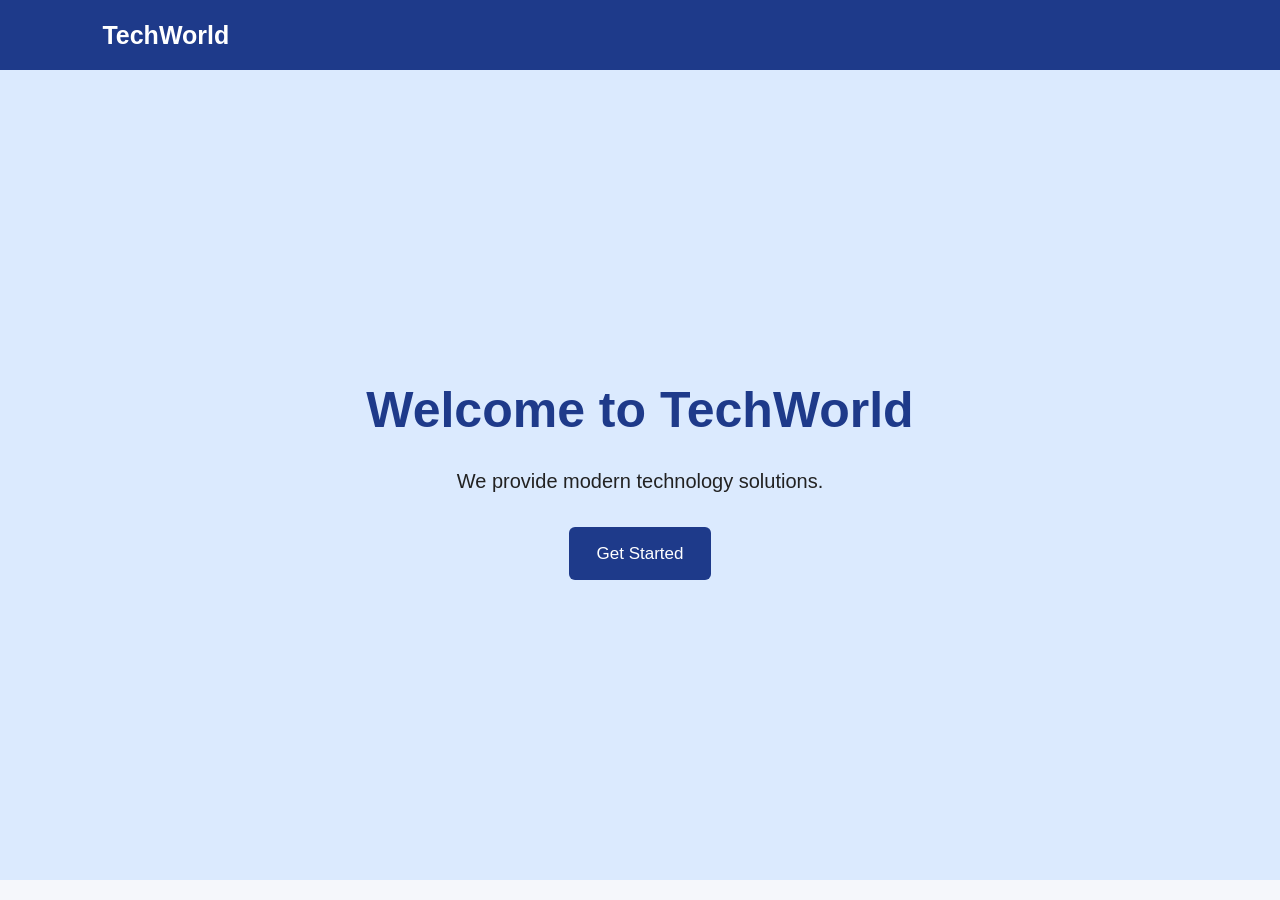
<file: Level 1/WebDev-L1-LandingPage/index.html>
<!DOCTYPE html>
<html lang="en">
<head>
    <meta charset="UTF-8">
    <meta name="viewport" content="width=device-width, initial-scale=1.0">
    <title>TechWorld</title>
    <link rel="stylesheet" href="style.css">
</head>
<body>

    <nav>
        <h2>TechWorld</h2>
    </nav>

    <section class="hero">
        <h1>Welcome to TechWorld</h1>

        <p>We provide modern technology solutions.</p>

        <a href="services.html" class="btn">Get Started</a>
    </section>

</body>
</html>
</file>
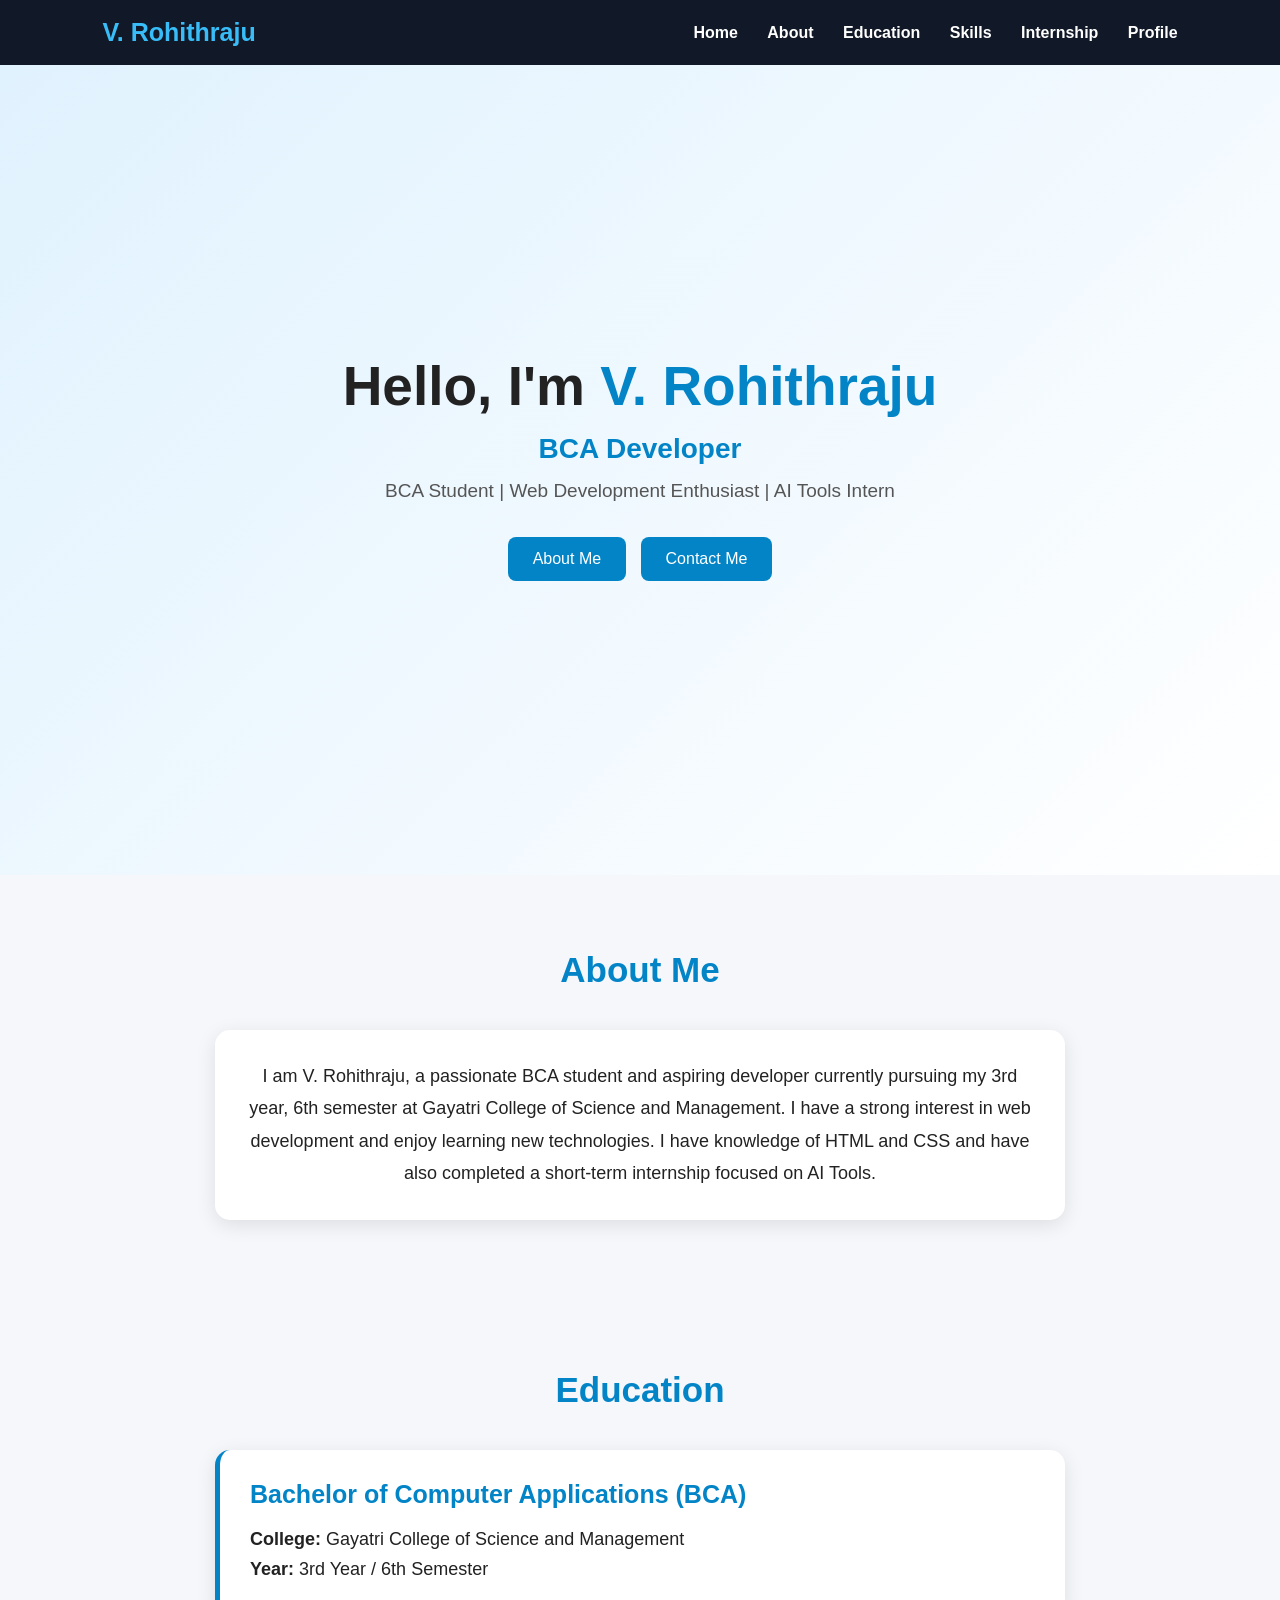
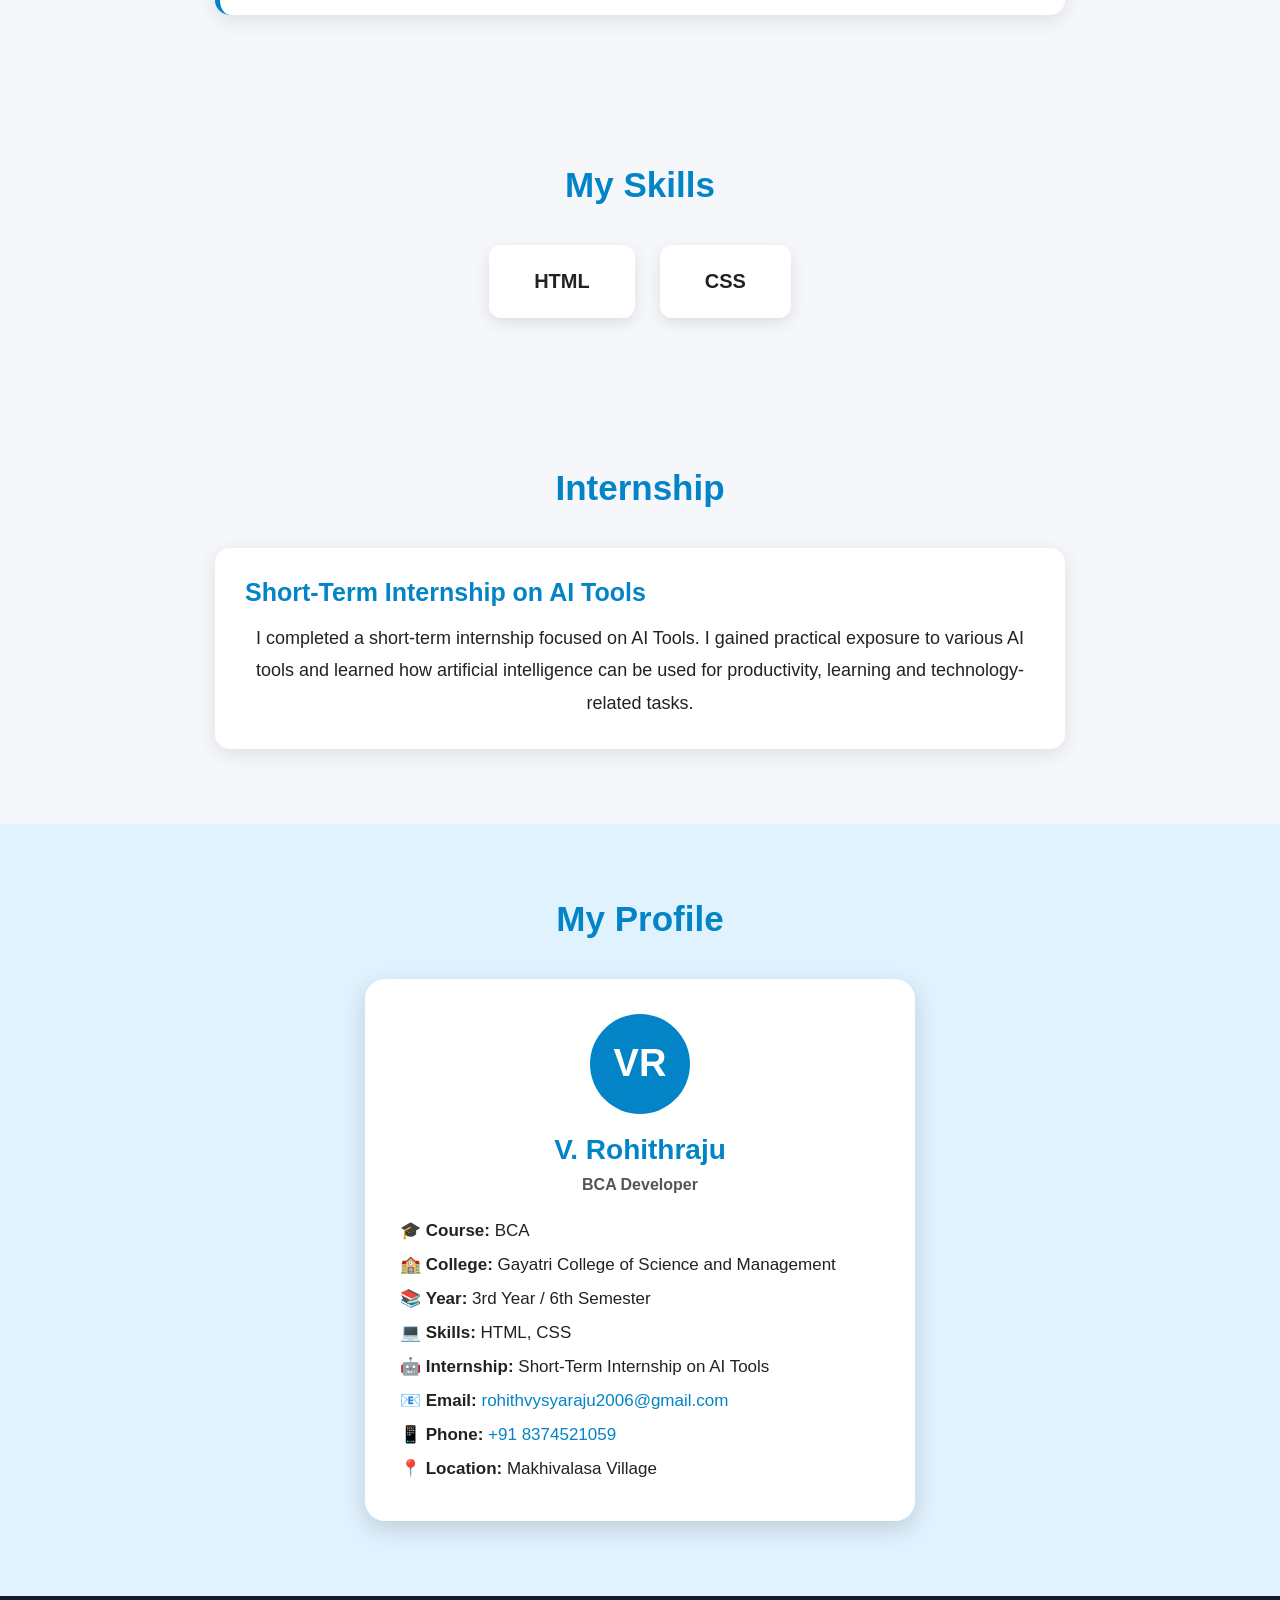
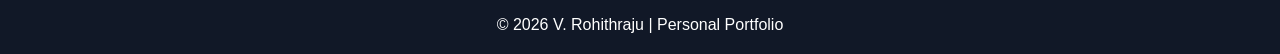
<file: Level 1/WebDev-L1-PersonalPortfolio/index.html>
<!DOCTYPE html>
<html lang="en">
<head>
    <meta charset="UTF-8">
    <meta name="viewport" content="width=device-width, initial-scale=1.0">
    <title>V. Rohithraju | BCA Developer</title>

    <style>
        * {
            margin: 0;
            padding: 0;
            box-sizing: border-box;
            scroll-behavior: smooth;
            font-family: Arial, sans-serif;
        }

        body {
            background: #f5f7fb;
            color: #222;
        }

        header {
            position: sticky;
            top: 0;
            z-index: 1000;
            background: #111827;
            padding: 18px 8%;
            display: flex;
            justify-content: space-between;
            align-items: center;
        }

        .logo {
            color: #38bdf8;
            font-size: 25px;
            font-weight: bold;
        }

        nav a {
            color: white;
            text-decoration: none;
            margin-left: 25px;
            font-weight: bold;
        }

        nav a:hover {
            color: #38bdf8;
        }

        #home {
            min-height: 90vh;
            display: flex;
            justify-content: center;
            align-items: center;
            text-align: center;
            padding: 30px;
            background: linear-gradient(135deg, #e0f2fe, #ffffff);
        }

        .hero h1 {
            font-size: 55px;
            margin-bottom: 15px;
        }

        .hero h1 span {
            color: #0284c7;
        }

        .hero h2 {
            font-size: 28px;
            margin-bottom: 15px;
        }

        .hero p {
            font-size: 19px;
            color: #555;
            margin-bottom: 30px;
        }

        .btn {
            display: inline-block;
            padding: 13px 25px;
            margin: 5px;
            background: #0284c7;
            color: white;
            text-decoration: none;
            border-radius: 8px;
            cursor: pointer;
            border: none;
            font-size: 16px;
        }

        .btn:hover {
            background: #0369a1;
            transform: translateY(-3px);
        }

        section {
            padding: 75px 8%;
        }

        section h2 {
            text-align: center;
            color: #0284c7;
            font-size: 35px;
            margin-bottom: 40px;
        }

        .about-box,
        .education-card,
        .internship-card {
            max-width: 850px;
            margin: auto;
            background: white;
            padding: 30px;
            border-radius: 15px;
            box-shadow: 0 5px 20px rgba(0,0,0,0.1);
        }

        .about-box p,
        .internship-card p {
            font-size: 18px;
            line-height: 1.8;
            text-align: center;
        }

        .education-card {
            border-left: 5px solid #0284c7;
        }

        .education-card h3,
        .internship-card h3 {
            color: #0284c7;
            font-size: 25px;
            margin-bottom: 15px;
        }

        .education-card p {
            font-size: 18px;
            line-height: 1.7;
        }

        .skills-container {
            display: flex;
            justify-content: center;
            gap: 25px;
            flex-wrap: wrap;
        }

        .skill {
            background: white;
            padding: 25px 45px;
            border-radius: 12px;
            font-size: 20px;
            font-weight: bold;
            box-shadow: 0 5px 15px rgba(0,0,0,0.1);
        }

        .skill:hover {
            transform: translateY(-8px);
        }

        #contact {
            background: #e0f2fe;
        }

        .profile-card {
            max-width: 550px;
            margin: auto;
            background: white;
            padding: 35px;
            border-radius: 20px;
            text-align: center;
            box-shadow: 0 8px 25px rgba(0,0,0,0.15);
        }

        .profile-icon {
            width: 100px;
            height: 100px;
            margin: auto;
            border-radius: 50%;
            background: #0284c7;
            color: white;
            display: flex;
            justify-content: center;
            align-items: center;
            font-size: 38px;
            font-weight: bold;
            margin-bottom: 20px;
        }

        .profile-card h3 {
            font-size: 28px;
            color: #0284c7;
            margin-bottom: 10px;
        }

        .profile-card h4 {
            margin-bottom: 20px;
            color: #555;
        }

        .profile-info {
            text-align: left;
            line-height: 2;
            font-size: 17px;
        }

        .profile-info a {
            color: #0284c7;
            text-decoration: none;
        }

        footer {
            background: #111827;
            color: white;
            text-align: center;
            padding: 20px;
        }

        @media (max-width: 700px) {
            header {
                flex-direction: column;
                gap: 15px;
            }

            nav a {
                margin: 5px;
                font-size: 14px;
            }

            .hero h1 {
                font-size: 38px;
            }

            .hero h2 {
                font-size: 22px;
            }
        }
    </style>
</head>

<body>

    <header>
        <div class="logo">V. Rohithraju</div>

        <nav>
            <a href="#home">Home</a>
            <a href="#about">About</a>
            <a href="#education">Education</a>
            <a href="#skills">Skills</a>
            <a href="#internship">Internship</a>
            <a href="#contact">Profile</a>
        </nav>
    </header>

    <section id="home">
        <div class="hero">
            <h1>Hello, I'm <span>V. Rohithraju</span></h1>
            <h2>BCA Developer</h2>
            <p>BCA Student | Web Development Enthusiast | AI Tools Intern</p>

            <a href="#about" class="btn">About Me</a>
            <a href="#contact" class="btn">Contact Me</a>
        </div>
    </section>

    <section id="about">
        <h2>About Me</h2>

        <div class="about-box">
            <p>
                I am V. Rohithraju, a passionate BCA student and aspiring
                developer currently pursuing my 3rd year, 6th semester at
                Gayatri College of Science and Management. I have a strong
                interest in web development and enjoy learning new
                technologies. I have knowledge of HTML and CSS and have also
                completed a short-term internship focused on AI Tools.
            </p>
        </div>
    </section>

    <section id="education">
        <h2>Education</h2>

        <div class="education-card">
            <h3>Bachelor of Computer Applications (BCA)</h3>

            <p>
                <strong>College:</strong>
                Gayatri College of Science and Management
            </p>

            <p>
                <strong>Year:</strong>
                3rd Year / 6th Semester
            </p>
        </div>
    </section>

    <section id="skills">
        <h2>My Skills</h2>

        <div class="skills-container">
            <div class="skill">HTML</div>
            <div class="skill">CSS</div>
        </div>
    </section>

    <section id="internship">
        <h2>Internship</h2>

        <div class="internship-card">
            <h3>Short-Term Internship on AI Tools</h3>

            <p>
                I completed a short-term internship focused on AI Tools.
                I gained practical exposure to various AI tools and learned
                how artificial intelligence can be used for productivity,
                learning and technology-related tasks.
            </p>
        </div>
    </section>

    <section id="contact">
        <h2>My Profile</h2>

        <div class="profile-card">

            <div class="profile-icon">VR</div>

            <h3>V. Rohithraju</h3>

            <h4>BCA Developer</h4>

            <div class="profile-info">
                <p>🎓 <strong>Course:</strong> BCA</p>

                <p>
                    🏫 <strong>College:</strong>
                    Gayatri College of Science and Management
                </p>

                <p>📚 <strong>Year:</strong> 3rd Year / 6th Semester</p>

                <p>💻 <strong>Skills:</strong> HTML, CSS</p>

                <p>🤖 <strong>Internship:</strong> Short-Term Internship on AI Tools</p>

                <p>
                    📧 <strong>Email:</strong>
                    <a href="mailto:rohithvysyaraju2006@gmail.com">
                        rohithvysyaraju2006@gmail.com
                    </a>
                </p>

                <p>
                    📱 <strong>Phone:</strong>
                    <a href="tel:+918374521059">
                        +91 8374521059
                    </a>
                </p>

                <p>📍 <strong>Location:</strong> Makhivalasa Village</p>
            </div>

        </div>
    </section>

    <footer>
        <p>© 2026 V. Rohithraju | Personal Portfolio</p>
    </footer>

    <script>
        document.querySelectorAll("nav a, .btn").forEach(function(link) {
            link.addEventListener("click", function() {
                console.log("Opening " + link.textContent);
            });
        });
    </script>

</body>
</html>
</file>
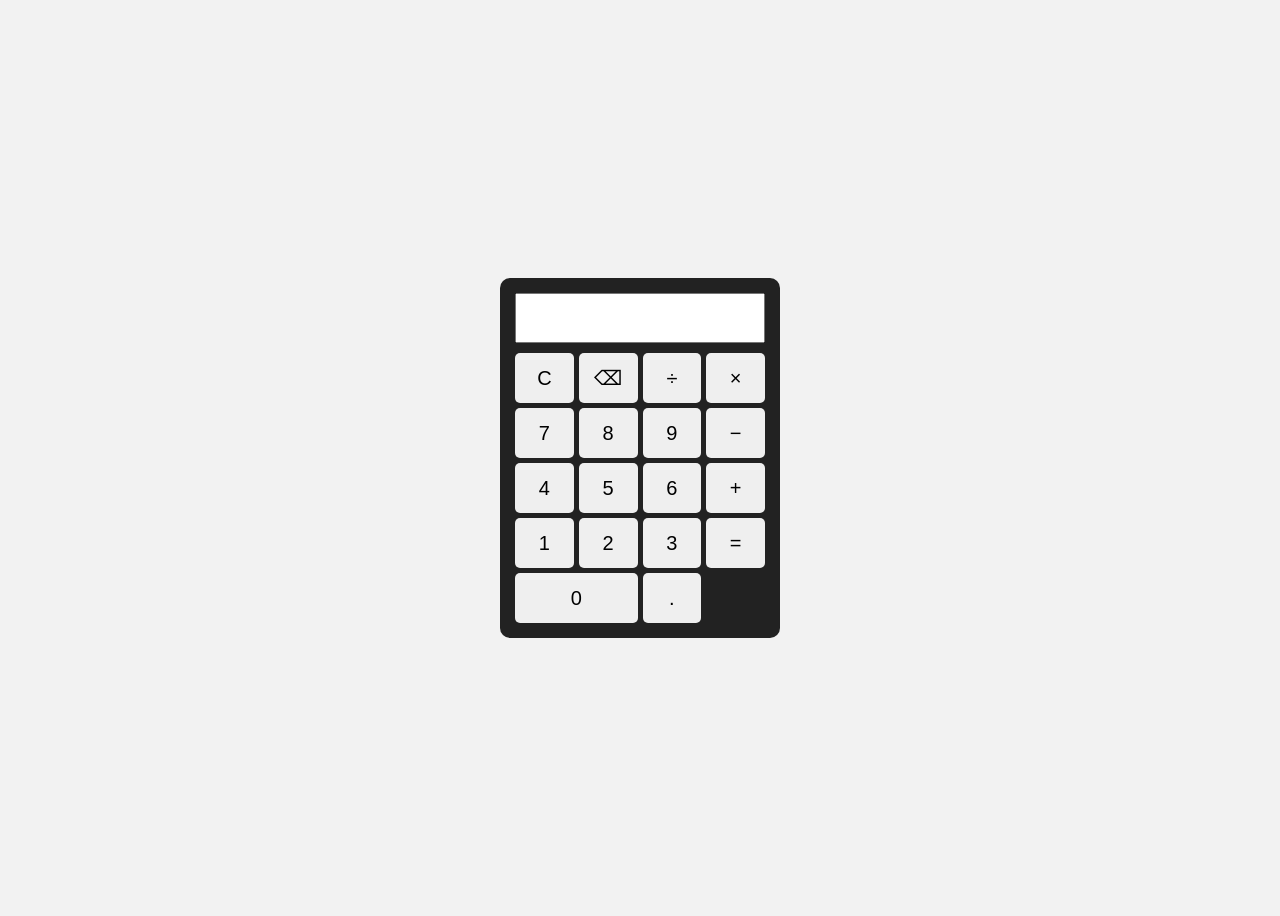
<file: Level 2/WebDev-L2-Calculator/index.html>
<!DOCTYPE html>
<html>
<head>
    <title>Small Calculator</title>
    <link rel="stylesheet" href="style.css">
</head>
<body>

<div class="calculator">
    <input type="text" id="display" readonly>

    <div class="buttons">
        <button onclick="clearDisplay()">C</button>
        <button onclick="deleteLast()">⌫</button>
        <button onclick="addValue('/')">÷</button>
        <button onclick="addValue('*')">×</button>

        <button onclick="addValue('7')">7</button>
        <button onclick="addValue('8')">8</button>
        <button onclick="addValue('9')">9</button>
        <button onclick="addValue('-')">−</button>

        <button onclick="addValue('4')">4</button>
        <button onclick="addValue('5')">5</button>
        <button onclick="addValue('6')">6</button>
        <button onclick="addValue('+')">+</button>

        <button onclick="addValue('1')">1</button>
        <button onclick="addValue('2')">2</button>
        <button onclick="addValue('3')">3</button>
        <button onclick="calculate()">=</button>

        <button class="zero" onclick="addValue('0')">0</button>
        <button onclick="addValue('.')">.</button>
    </div>
</div>

<script>
function addValue(value) {
    document.getElementById("display").value += value;
}

function clearDisplay() {
    document.getElementById("display").value = "";
}

function deleteLast() {
    let display = document.getElementById("display");
    display.value = display.value.slice(0, -1);
}

function calculate() {
    let expression = document.getElementById("display").value;

    try {
        document.getElementById("display").value = eval(expression);
    } catch {
        document.getElementById("display").value = "Error";
    }
}
</script>

</body>
</html>
</file>
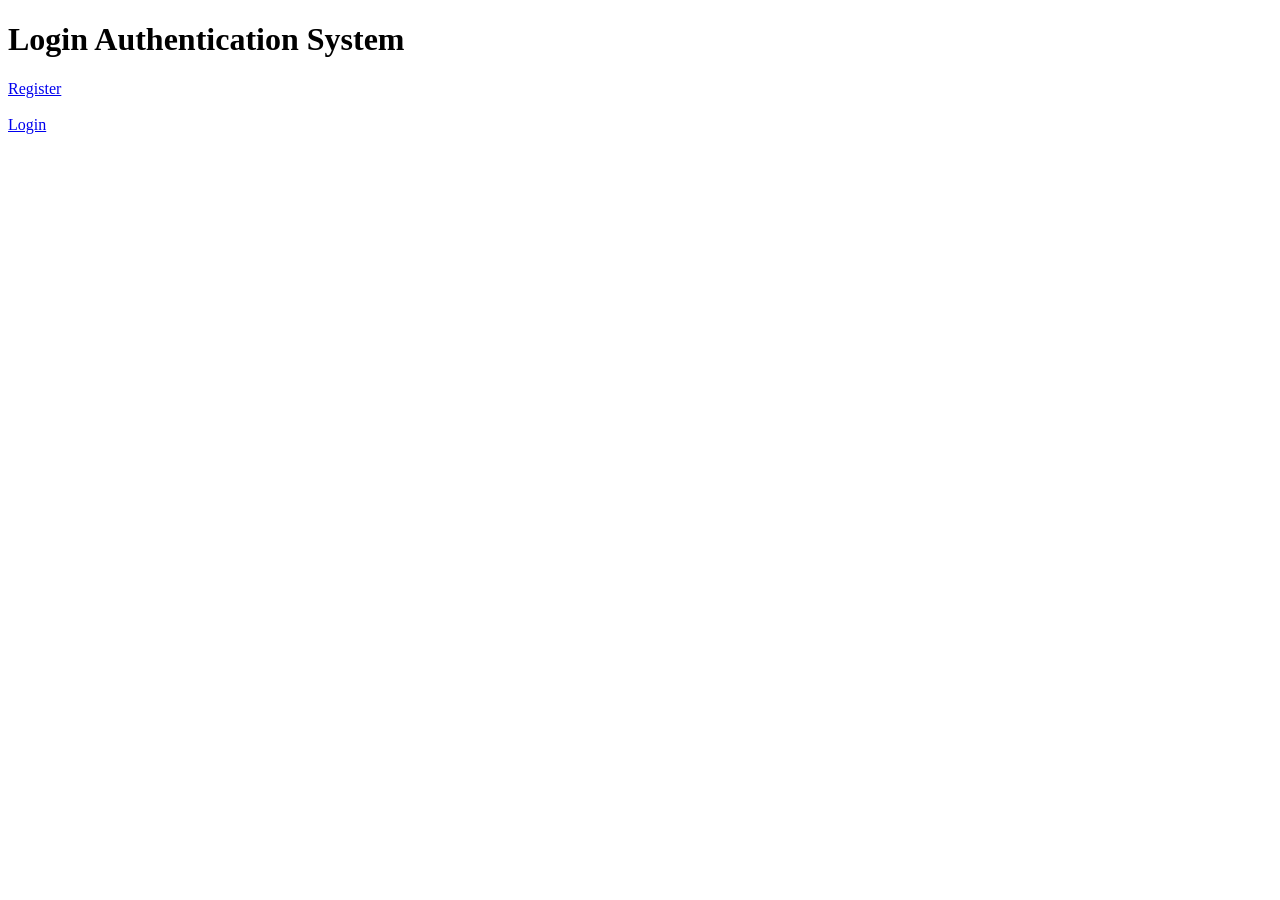
<file: Level 2/WebDev-L2-LoginAuthentication/index.html>
<!DOCTYPE html>
<html>
<head>
    <title>Login Authentication System</title>
</head>
<body>

<h1>Login Authentication System</h1>

<a href="register.html">Register</a>
<br><br>
<a href="login.html">Login</a>

</body>
</html>
</file>
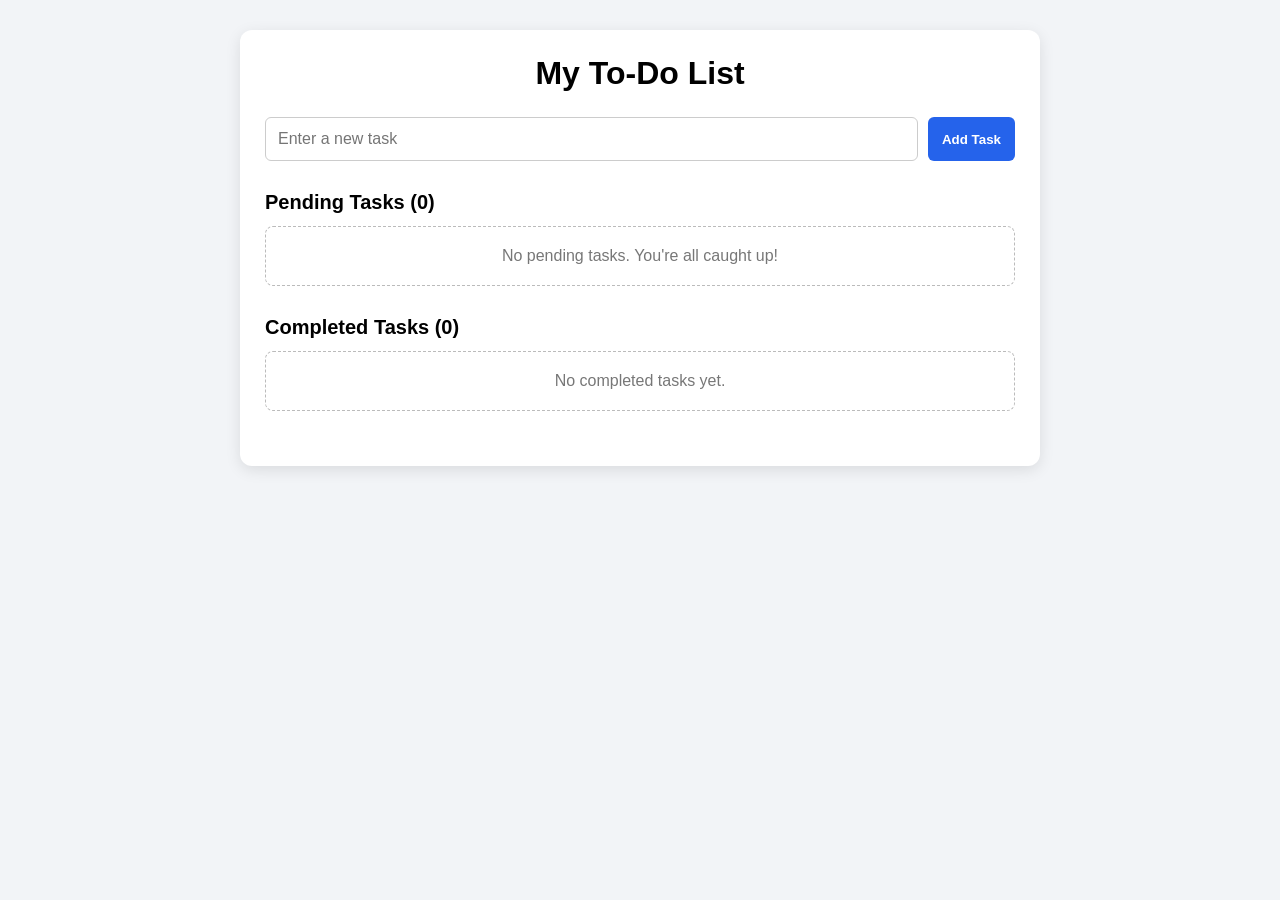
<file: Level 2/WebDev-L2-ToDoWebApp/index.html>
<!DOCTYPE html>
<html lang="en">
<head>
    <meta charset="UTF-8">
    <meta name="viewport" content="width=device-width, initial-scale=1.0">
    <title>To-Do Web App</title>
    <link rel="stylesheet" href="style.css">
</head>
<body>

    <div class="container">
        <h1>My To-Do List</h1>

        <div class="input-section">
            <input type="text" id="taskInput" placeholder="Enter a new task">
            <button id="addTaskBtn">Add Task</button>
        </div>

        <section>
            <h2>Pending Tasks (<span id="pendingCount">0</span>)</h2>
            <div id="pendingList"></div>
        </section>

        <section>
            <h2>Completed Tasks (<span id="completedCount">0</span>)</h2>
            <div id="completedList"></div>
        </section>
    </div>

    <script src="script.js"></script>
</body>
</html>
</file>
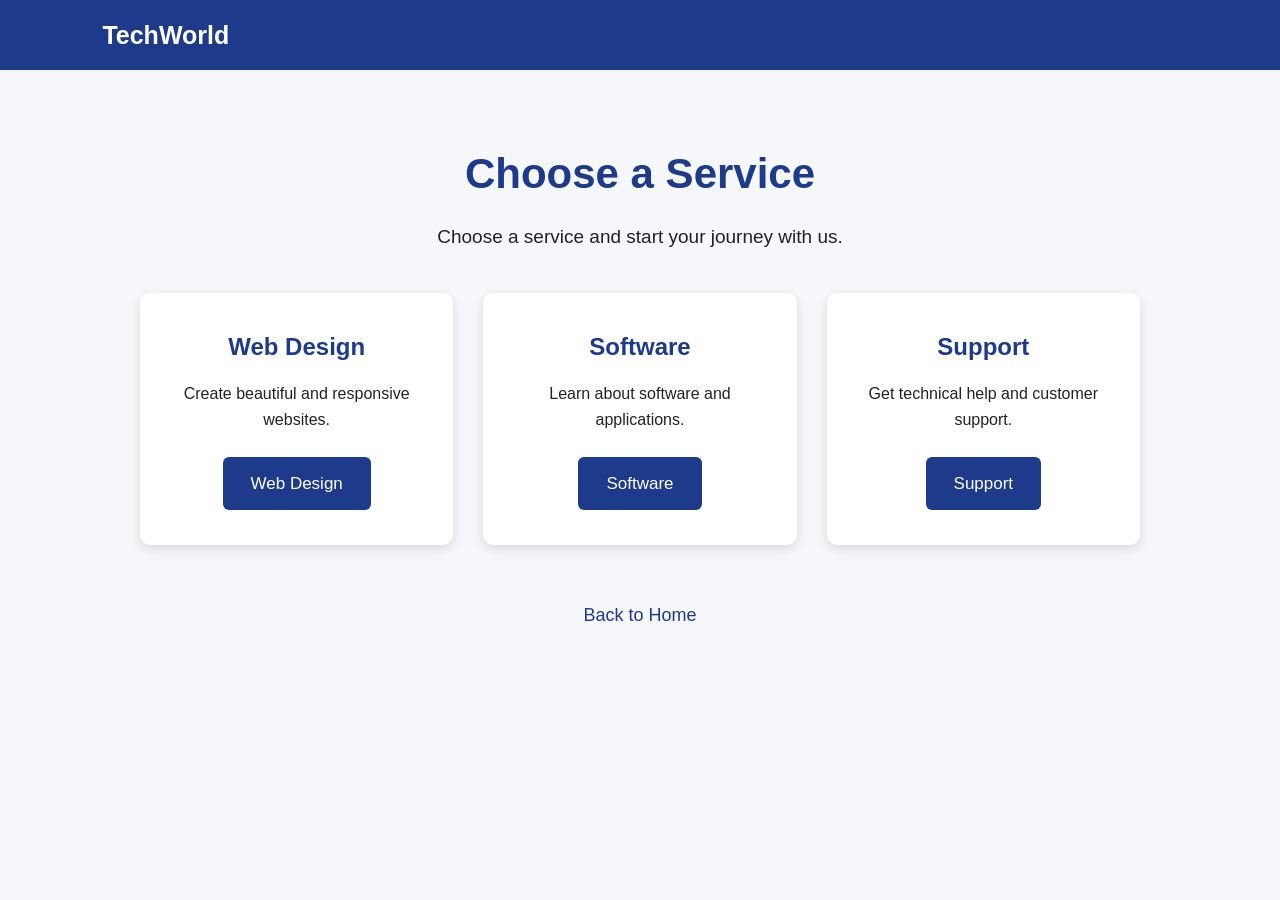
<file: Level 1/WebDev-L1-LandingPage/services.html>
<!DOCTYPE html>
<html lang="en">
<head>
    <meta charset="UTF-8">
    <meta name="viewport" content="width=device-width, initial-scale=1.0">
    <title>TechWorld - Services</title>
    <link rel="stylesheet" href="style.css">
</head>
<body>

    <nav>
        <h2>TechWorld</h2>
    </nav>

    <section class="services-page">

        <h1>Choose a Service</h1>

        <p>Choose a service and start your journey with us.</p>

        <div class="cards">

            <div class="card">
                <h2>Web Design</h2>
                <p>Create beautiful and responsive websites.</p>

                <a href="webdesign.html" class="btn">
                    Web Design
                </a>
            </div>

            <div class="card">
                <h2>Software</h2>
                <p>Learn about software and applications.</p>

                <a href="software.html" class="btn">
                    Software
                </a>
            </div>

            <div class="card">
                <h2>Support</h2>
                <p>Get technical help and customer support.</p>

                <a href="support.html" class="btn">
                    Support
                </a>
            </div>

        </div>

        <br>

        <a href="index.html" class="back">
            Back to Home
        </a>

    </section>

</body>
</html>
</file>
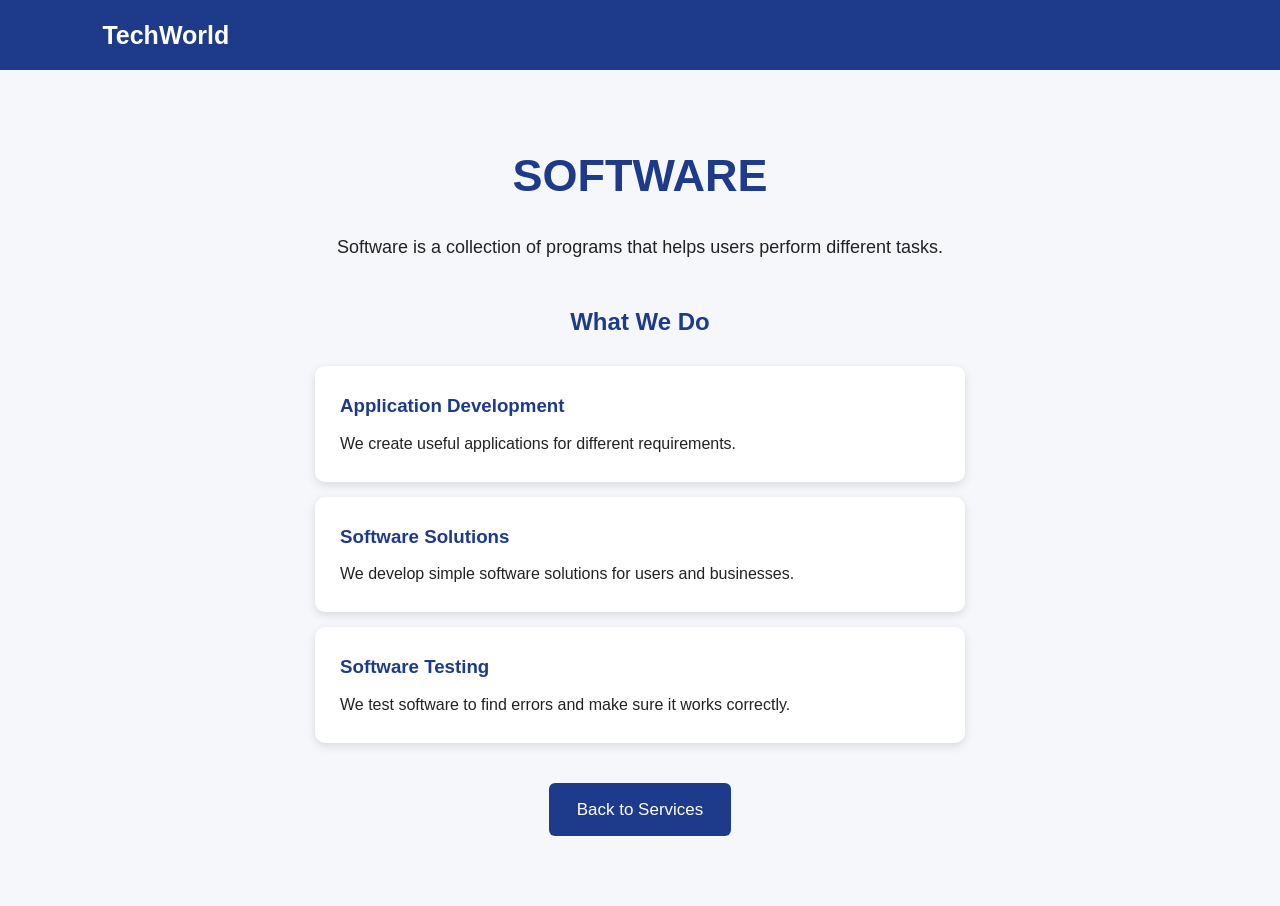
<file: Level 1/WebDev-L1-LandingPage/software.html>
<!DOCTYPE html>
<html lang="en">
<head>
    <meta charset="UTF-8">
    <meta name="viewport" content="width=device-width, initial-scale=1.0">
    <title>Software</title>
    <link rel="stylesheet" href="style.css">
</head>
<body>

    <nav>
        <h2>TechWorld</h2>
    </nav>

    <section class="detail-page">

        <h1>SOFTWARE</h1>

        <p>
            Software is a collection of programs that helps users
            perform different tasks.
        </p>

        <h2>What We Do</h2>

        <div class="info">
            <h3>Application Development</h3>
            <p>
                We create useful applications for different requirements.
            </p>
        </div>

        <div class="info">
            <h3>Software Solutions</h3>
            <p>
                We develop simple software solutions for users and businesses.
            </p>
        </div>

        <div class="info">
            <h3>Software Testing</h3>
            <p>
                We test software to find errors and make sure it works correctly.
            </p>
        </div>

        <a href="services.html" class="btn">
            Back to Services
        </a>

    </section>

</body>
</html>
</file>
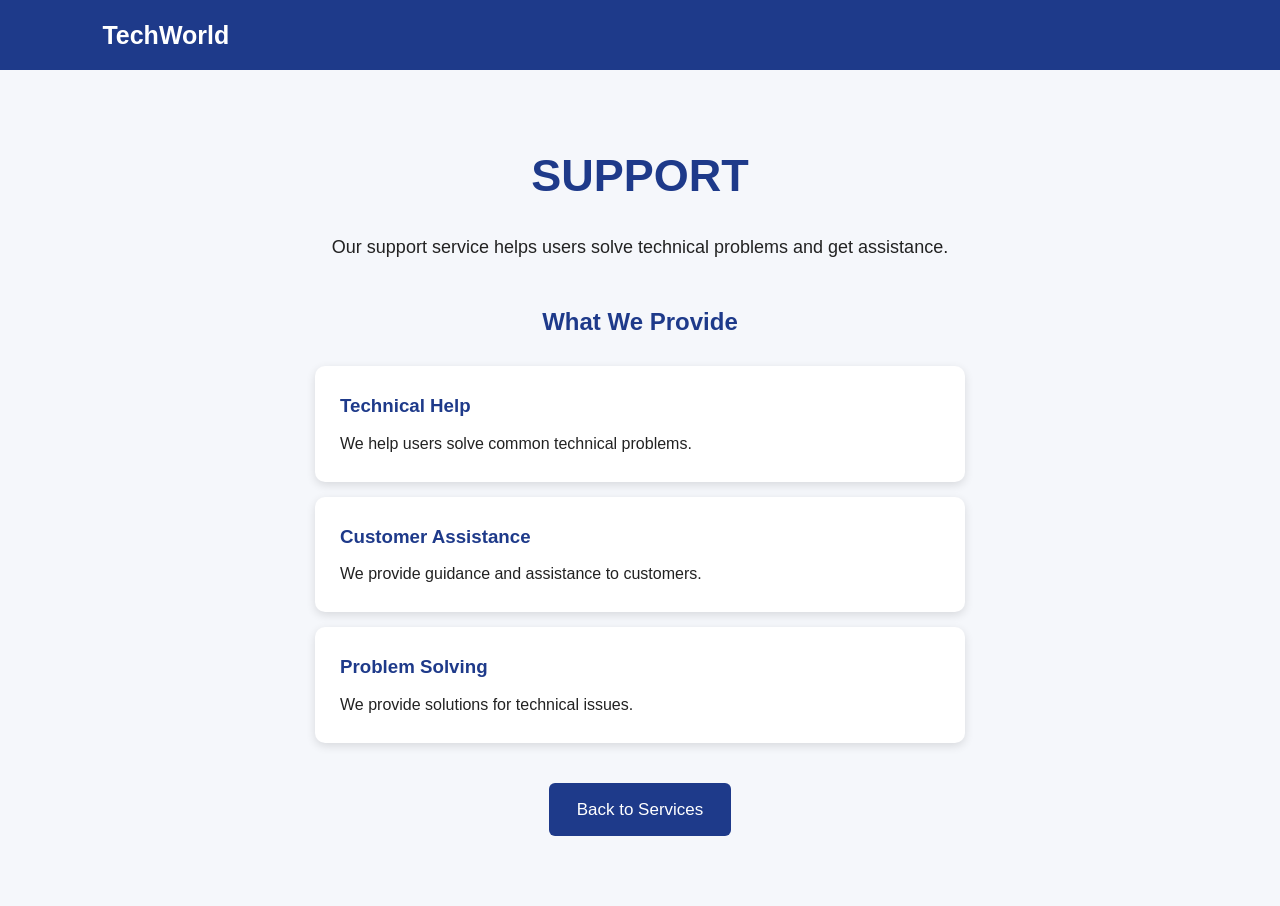
<file: Level 1/WebDev-L1-LandingPage/support.html>
<!DOCTYPE html>
<html lang="en">
<head>
    <meta charset="UTF-8">
    <meta name="viewport" content="width=device-width, initial-scale=1.0">
    <title>Support</title>
    <link rel="stylesheet" href="style.css">
</head>
<body>

    <nav>
        <h2>TechWorld</h2>
    </nav>

    <section class="detail-page">

        <h1>SUPPORT</h1>

        <p>
            Our support service helps users solve technical
            problems and get assistance.
        </p>

        <h2>What We Provide</h2>

        <div class="info">
            <h3>Technical Help</h3>
            <p>
                We help users solve common technical problems.
            </p>
        </div>

        <div class="info">
            <h3>Customer Assistance</h3>
            <p>
                We provide guidance and assistance to customers.
            </p>
        </div>

        <div class="info">
            <h3>Problem Solving</h3>
            <p>
                We provide solutions for technical issues.
            </p>
        </div>

        <a href="services.html" class="btn">
            Back to Services
        </a>

    </section>

</body>
</html>
</file>
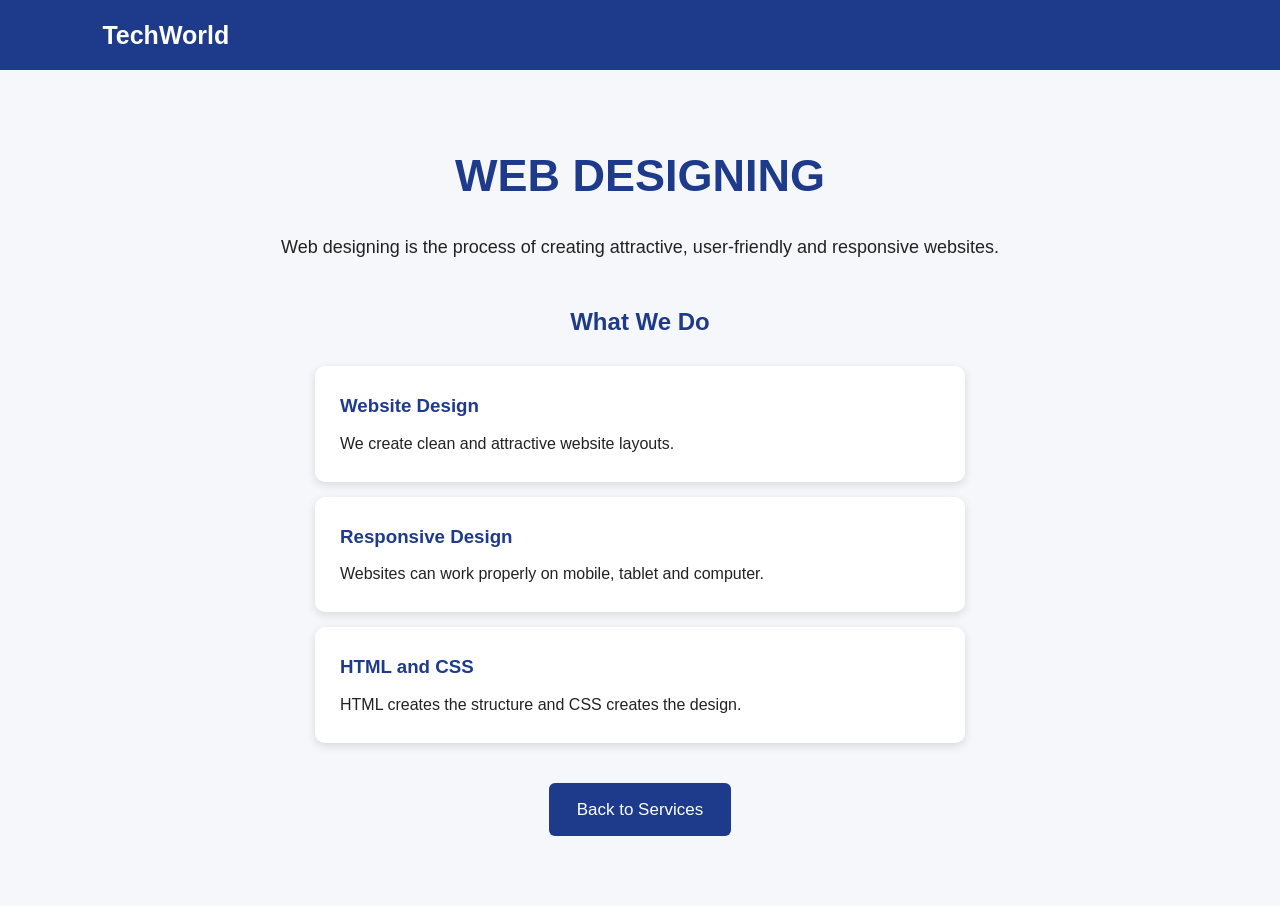
<file: Level 1/WebDev-L1-LandingPage/webdesign.html>
<!DOCTYPE html>
<html lang="en">
<head>
    <meta charset="UTF-8">
    <meta name="viewport" content="width=device-width, initial-scale=1.0">
    <title>Web Designing</title>
    <link rel="stylesheet" href="style.css">
</head>
<body>

    <nav>
        <h2>TechWorld</h2>
    </nav>

    <section class="detail-page">

        <h1>WEB DESIGNING</h1>

        <p>
            Web designing is the process of creating attractive,
            user-friendly and responsive websites.
        </p>

        <h2>What We Do</h2>

        <div class="info">
            <h3>Website Design</h3>
            <p>
                We create clean and attractive website layouts.
            </p>
        </div>

        <div class="info">
            <h3>Responsive Design</h3>
            <p>
                Websites can work properly on mobile, tablet and computer.
            </p>
        </div>

        <div class="info">
            <h3>HTML and CSS</h3>
            <p>
                HTML creates the structure and CSS creates the design.
            </p>
        </div>

        <a href="services.html" class="btn">
            Back to Services
        </a>

    </section>

</body>
</html>
</file>
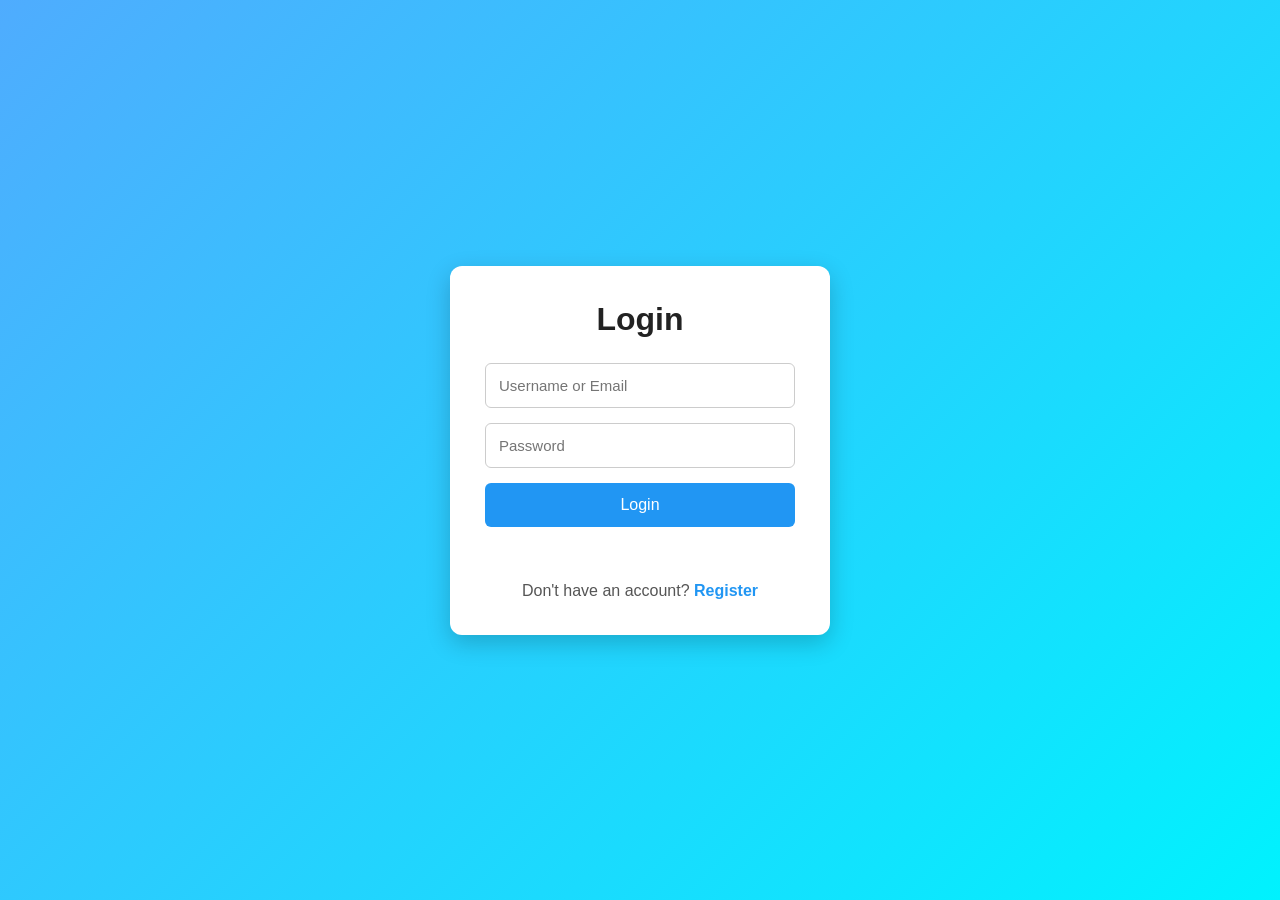
<file: Level 2/WebDev-L2-LoginAuthentication/logine.html>
<!DOCTYPE html>
<html lang="en">
<head>
    <meta charset="UTF-8">
    <meta name="viewport" content="width=device-width, initial-scale=1.0">
    <title>Login</title>
    <link rel="stylesheet" href="style.css">
</head>
<body>

<div class="container">
    <h1>Login</h1>

    <form id="loginForm">
        <input type="text" id="loginUsername" placeholder="Username or Email">

        <input type="password" id="loginPassword" placeholder="Password">

        <button type="submit">Login</button>

        <p id="loginMessage"></p>
    </form>

    <p class="link">
        Don't have an account?
        <a href="register.html">Register</a>
    </p>
</div>

<script src="script.js"></script>
</body>
</html>
</file>
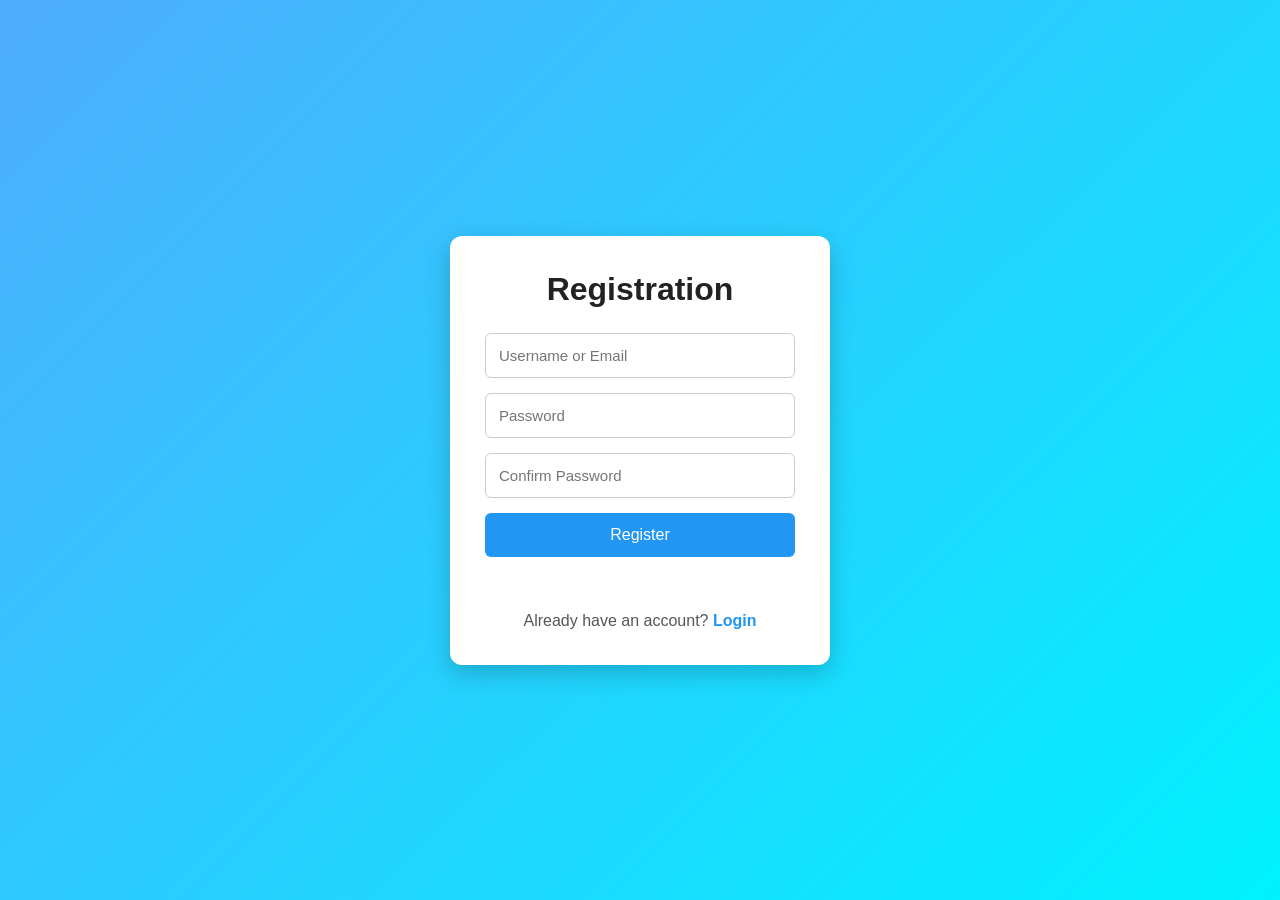
<file: Level 2/WebDev-L2-LoginAuthentication/register.html>
<!DOCTYPE html>
<html lang="en">
<head>
    <meta charset="UTF-8">
    <meta name="viewport" content="width=device-width, initial-scale=1.0">
    <title>Registration</title>
    <link rel="stylesheet" href="style.css">
</head>
<body>

<div class="container">
    <h1>Registration</h1>

    <form id="registerForm">
        <input type="text" id="registerUsername" placeholder="Username or Email">

        <input type="password" id="registerPassword" placeholder="Password">

        <input type="password" id="confirmPassword" placeholder="Confirm Password">

        <button type="submit">Register</button>

        <p id="registerMessage"></p>
    </form>

    <p class="link">
        Already have an account?
        <a href="login.html">Login</a>
    </p>
</div>

<script src="script.js"></script>
</body>
</html>
</file>
<file: Level 1/WebDev-L1-LandingPage/style.css>
* {
    margin: 0;
    padding: 0;
    box-sizing: border-box;
}

body {
    font-family: Arial, sans-serif;
    color: #222;
    background-color: #f5f7fb;
    line-height: 1.6;
}


/* NAVIGATION */

nav {
    position: sticky;
    top: 0;
    z-index: 1000;

    background-color: #1e3a8a;
    color: white;

    padding: 15px 8%;

    display: flex;
    justify-content: space-between;
    align-items: center;
}

nav h2 {
    font-size: 25px;
}


/* NAVIGATION LINKS */

nav a {
    color: white;
    text-decoration: none;
    margin-left: 25px;
    font-size: 16px;
}

nav a:hover {
    text-decoration: underline;
}


/* FIRST PAGE / HERO */

.hero {
    min-height: 90vh;

    background-color: #dbeafe;

    display: flex;
    flex-direction: column;

    justify-content: center;
    align-items: center;

    text-align: center;

    padding: 60px 20px;
}

.hero h1 {
    color: #1e3a8a;
    font-size: 50px;
    margin-bottom: 15px;
}

.hero p {
    font-size: 20px;
    margin-bottom: 30px;
    max-width: 700px;
}


/* BUTTON */

.btn {
    display: inline-block;

    background-color: #1e3a8a;
    color: white;

    padding: 13px 28px;

    text-decoration: none;

    border-radius: 6px;

    font-size: 17px;

    border: none;

    cursor: pointer;
}

.btn:hover {
    background-color: #142b68;
}


/* SERVICES PAGE */

.services-page {
    min-height: 90vh;

    background-color: #f5f7fb;

    text-align: center;

    padding: 70px 20px;
}

.services-page h1 {
    color: #1e3a8a;

    font-size: 42px;

    margin-bottom: 15px;
}

.services-page > p {
    font-size: 19px;

    margin-bottom: 40px;
}


/* CARDS */

.cards {
    display: grid;

    grid-template-columns: repeat(3, 1fr);

    gap: 30px;

    max-width: 1000px;

    margin: 0 auto;
}

.card {
    background-color: white;

    padding: 35px 25px;

    border-radius: 10px;

    box-shadow: 0 4px 12px rgba(0, 0, 0, 0.12);

    transition: transform 0.2s;
}

.card:hover {
    transform: translateY(-5px);
}

.card h2 {
    color: #1e3a8a;

    margin-bottom: 15px;
}

.card p {
    line-height: 1.6;

    margin-bottom: 25px;
}


/* BACK LINK */

.back {
    display: inline-block;

    margin-top: 30px;

    color: #1e3a8a;

    font-size: 18px;

    text-decoration: none;
}

.back:hover {
    text-decoration: underline;
}


/* DETAIL PAGES */

.detail-page {
    min-height: 90vh;

    background-color: #f5f7fb;

    text-align: center;

    padding: 70px 20px;
}

.detail-page h1 {
    color: #1e3a8a;

    font-size: 45px;

    margin-bottom: 20px;
}

.detail-page > p {
    max-width: 750px;

    margin: 0 auto 40px;

    font-size: 18px;

    line-height: 1.7;
}

.detail-page h2 {
    color: #1e3a8a;

    margin-bottom: 25px;
}


/* INFORMATION */

.info {
    background-color: white;

    max-width: 650px;

    margin: 15px auto;

    padding: 25px;

    border-radius: 10px;

    box-shadow: 0 3px 10px rgba(0, 0, 0, 0.12);

    text-align: left;
}

.info h3 {
    color: #1e3a8a;

    margin-bottom: 10px;
}

.info p {
    line-height: 1.6;
}

.detail-page .btn {
    margin-top: 25px;
}


/* FOOTER */

footer {
    background-color: #1e3a8a;

    color: white;

    text-align: center;

    padding: 25px 20px;
}

footer a {
    color: white;

    margin: 0 10px;

    text-decoration: none;
}

footer a:hover {
    text-decoration: underline;
}


/* RESPONSIVE */

@media (max-width: 768px) {

    nav {
        padding: 15px 5%;
    }

    nav a {
        margin-left: 10px;
        font-size: 14px;
    }

    .hero h1 {
        font-size: 38px;
    }

    .hero p {
        font-size: 18px;
    }

    .services-page h1 {
        font-size: 34px;
    }

    .cards {
        grid-template-columns: 1fr;
        max-width: 450px;
    }

    .detail-page h1 {
        font-size: 36px;
    }
}


@media (max-width: 480px) {

    nav {
        flex-direction: column;
        gap: 10px;
    }

    nav a {
        margin: 0 5px;
    }

    .hero h1 {
        font-size: 32px;
    }

    .hero p {
        font-size: 16px;
    }

    .btn {
        padding: 11px 22px;
        font-size: 16px;
    }
}
</file>
<file: Level 2/WebDev-L2-Calculator/style.css>
body {
    display: flex;
    justify-content: center;
    align-items: center;
    height: 100vh;
    background: #f2f2f2;
    font-family: Arial;
}

.calculator {
    width: 250px;
    padding: 15px;
    background: #222;
    border-radius: 10px;
}

#display {
    width: 100%;
    height: 50px;
    box-sizing: border-box;
    margin-bottom: 10px;
    font-size: 25px;
    text-align: right;
    padding: 5px;
}

.buttons {
    display: grid;
    grid-template-columns: repeat(4, 1fr);
    gap: 5px;
}

button {
    height: 50px;
    font-size: 20px;
    border: none;
    border-radius: 5px;
    cursor: pointer;
}

button:hover {
    background: #ddd;
}

.zero {
    grid-column: span 2;
}z
</file>
<file: Level 2/WebDev-L2-ToDoWebApp/style.css>
* {
    box-sizing: border-box;
    margin: 0;
    padding: 0;
}

body {
    font-family: Arial, sans-serif;
    background: #f2f4f7;
    padding: 30px 15px;
}

.container {
    max-width: 800px;
    margin: auto;
    background: white;
    padding: 25px;
    border-radius: 12px;
    box-shadow: 0 4px 15px rgba(0, 0, 0, 0.1);
}

h1 {
    text-align: center;
    margin-bottom: 25px;
}

.input-section {
    display: flex;
    gap: 10px;
    margin-bottom: 30px;
}

#taskInput {
    flex: 1;
    padding: 12px;
    border: 1px solid #ccc;
    border-radius: 6px;
    font-size: 16px;
}

button {
    border: none;
    padding: 10px 14px;
    border-radius: 6px;
    cursor: pointer;
    font-weight: bold;
}

#addTaskBtn {
    background: #2563eb;
    color: white;
}

section {
    margin-bottom: 30px;
}

h2 {
    margin-bottom: 12px;
    font-size: 20px;
}

.task {
    display: flex;
    align-items: center;
    justify-content: space-between;
    gap: 10px;
    padding: 15px;
    margin-bottom: 10px;
    border: 1px solid #ddd;
    border-radius: 8px;
    background: #fafafa;
}

.task-info {
    flex: 1;
}

.task-text {
    font-size: 17px;
    font-weight: bold;
    margin-bottom: 6px;
}

.timestamp {
    font-size: 12px;
    color: #777;
}

.task-actions {
    display: flex;
    gap: 6px;
}

.complete-btn {
    background: #16a34a;
    color: white;
}

.edit-btn {
    background: #f59e0b;
    color: white;
}

.delete-btn {
    background: #dc2626;
    color: white;
}

.empty {
    text-align: center;
    padding: 20px;
    color: #777;
    border: 1px dashed #bbb;
    border-radius: 8px;
}

.edit-input {
    width: 100%;
    padding: 8px;
    font-size: 16px;
    border: 1px solid #aaa;
    border-radius: 5px;
}

@media (max-width: 600px) {
    .input-section {
        flex-direction: column;
    }

    .task {
        flex-direction: column;
        align-items: stretch;
    }

    .task-actions {
        justify-content: flex-start;
        flex-wrap: wrap;
    }
}
</file>
<file: Level 2/WebDev-L2-LoginAuthentication/style.css>
* {
    box-sizing: border-box;
    margin: 0;
    padding: 0;
    font-family: Arial, sans-serif;
}

body {
    min-height: 100vh;
    display: flex;
    justify-content: center;
    align-items: center;
    background: linear-gradient(135deg, #4facfe, #00f2fe);
}

.container {
    width: 380px;
    background: white;
    padding: 35px;
    border-radius: 12px;
    box-shadow: 0 8px 25px rgba(0, 0, 0, 0.2);
    text-align: center;
}

h1 {
    margin-bottom: 25px;
    color: #222;
}

input {
    width: 100%;
    padding: 13px;
    margin-bottom: 15px;
    border: 1px solid #ccc;
    border-radius: 6px;
    font-size: 15px;
}

input:focus {
    outline: none;
    border-color: #2196f3;
}

button {
    width: 100%;
    padding: 13px;
    border: none;
    border-radius: 6px;
    background: #2196f3;
    color: white;
    font-size: 16px;
    cursor: pointer;
}

button:hover {
    background: #1976d2;
}

#registerMessage,
#loginMessage {
    margin-top: 15px;
    min-height: 20px;
    font-size: 14px;
}

.link {
    margin-top: 20px;
    color: #555;
}

a {
    color: #2196f3;
    text-decoration: none;
    font-weight: bold;
}

.dashboard p {
    margin: 15px 0;
}

.dashboard button {
    margin-top: 20px;
    background: #e53935;
}

.dashboard button:hover {
    background: #c62828;
}
</file>
